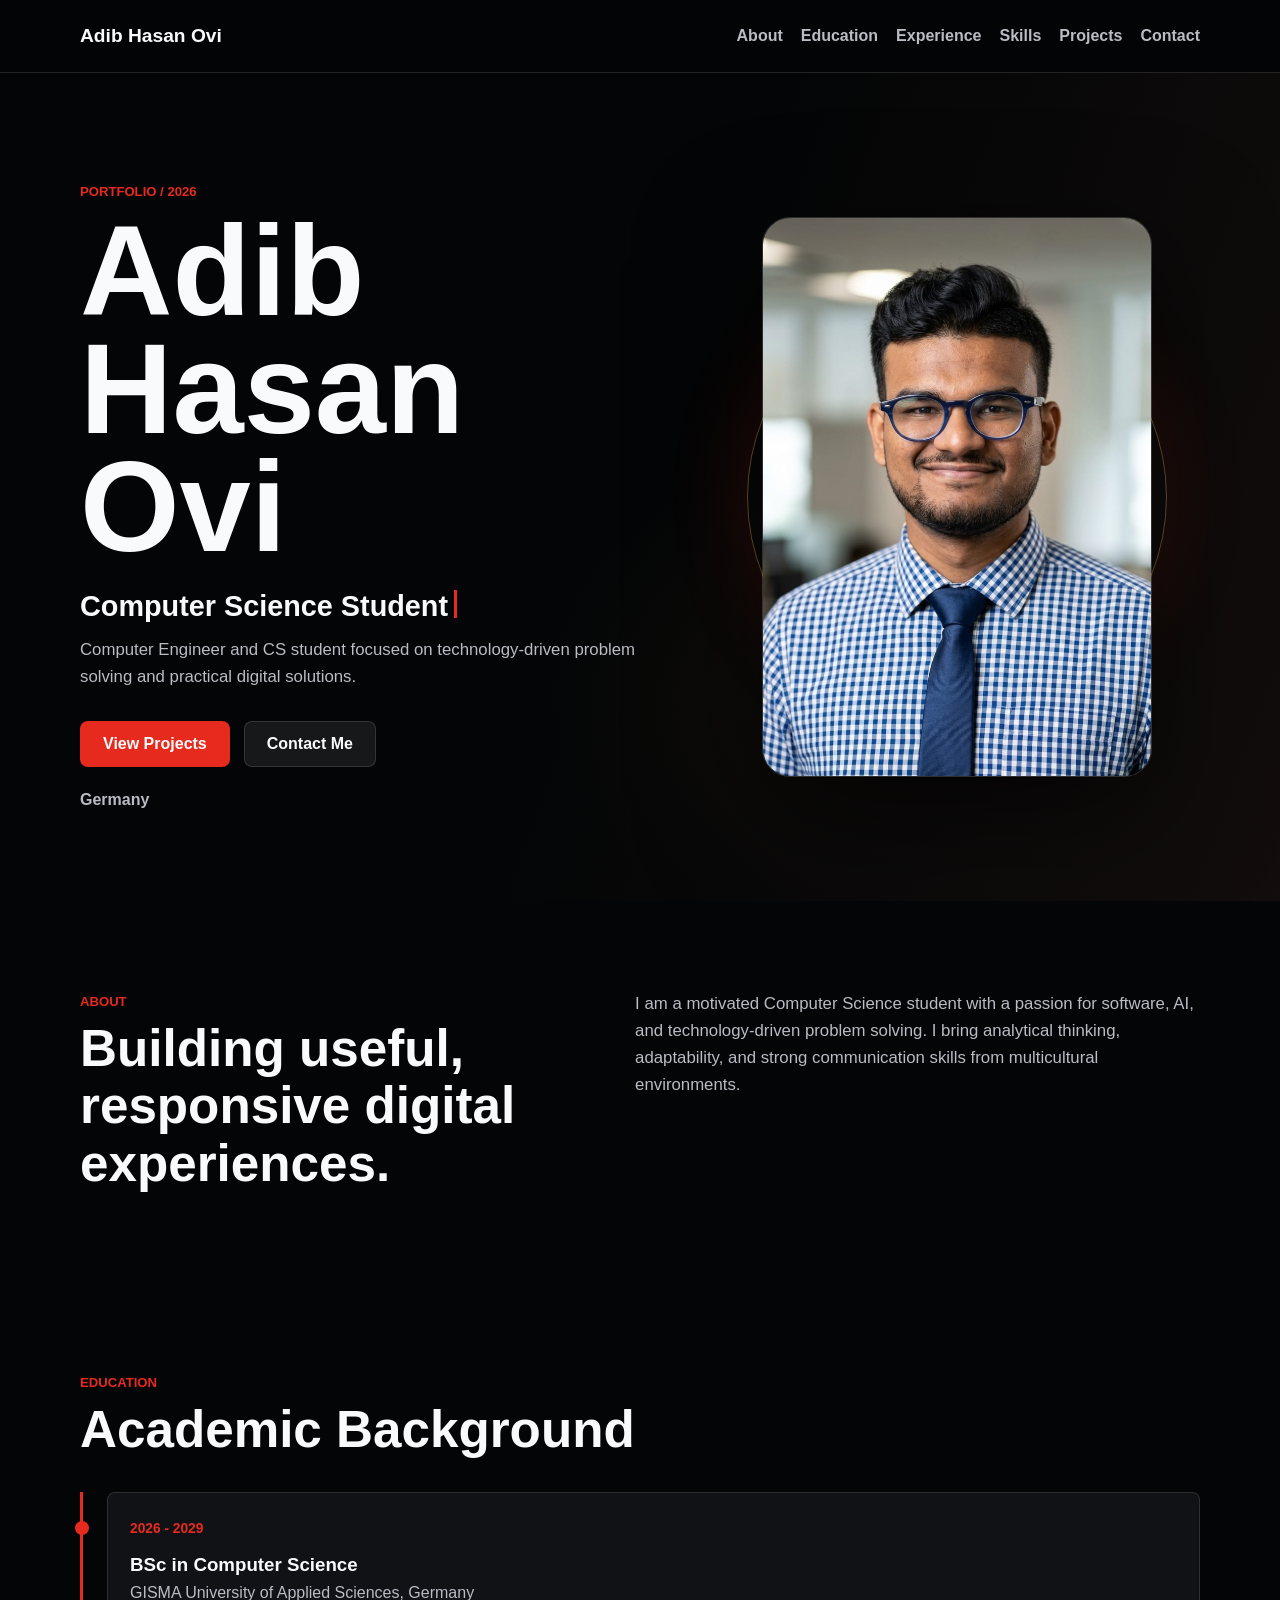
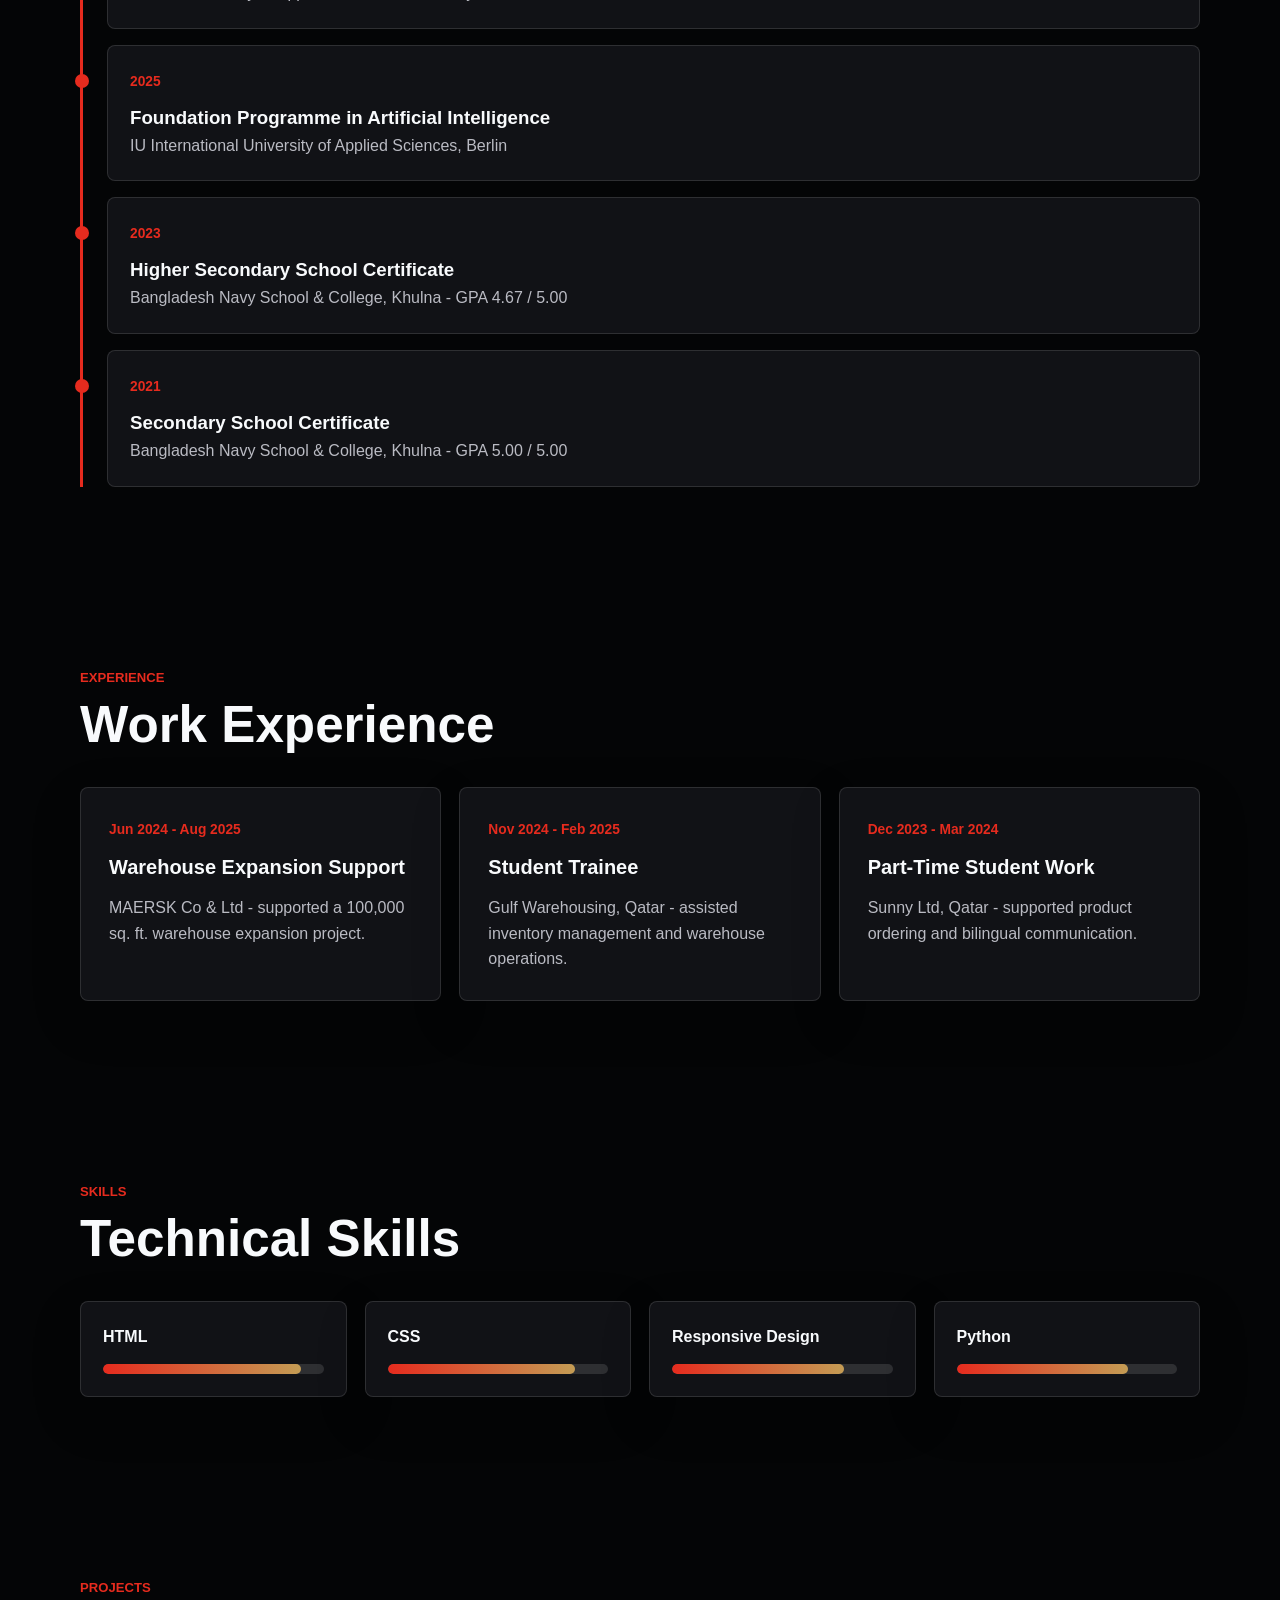
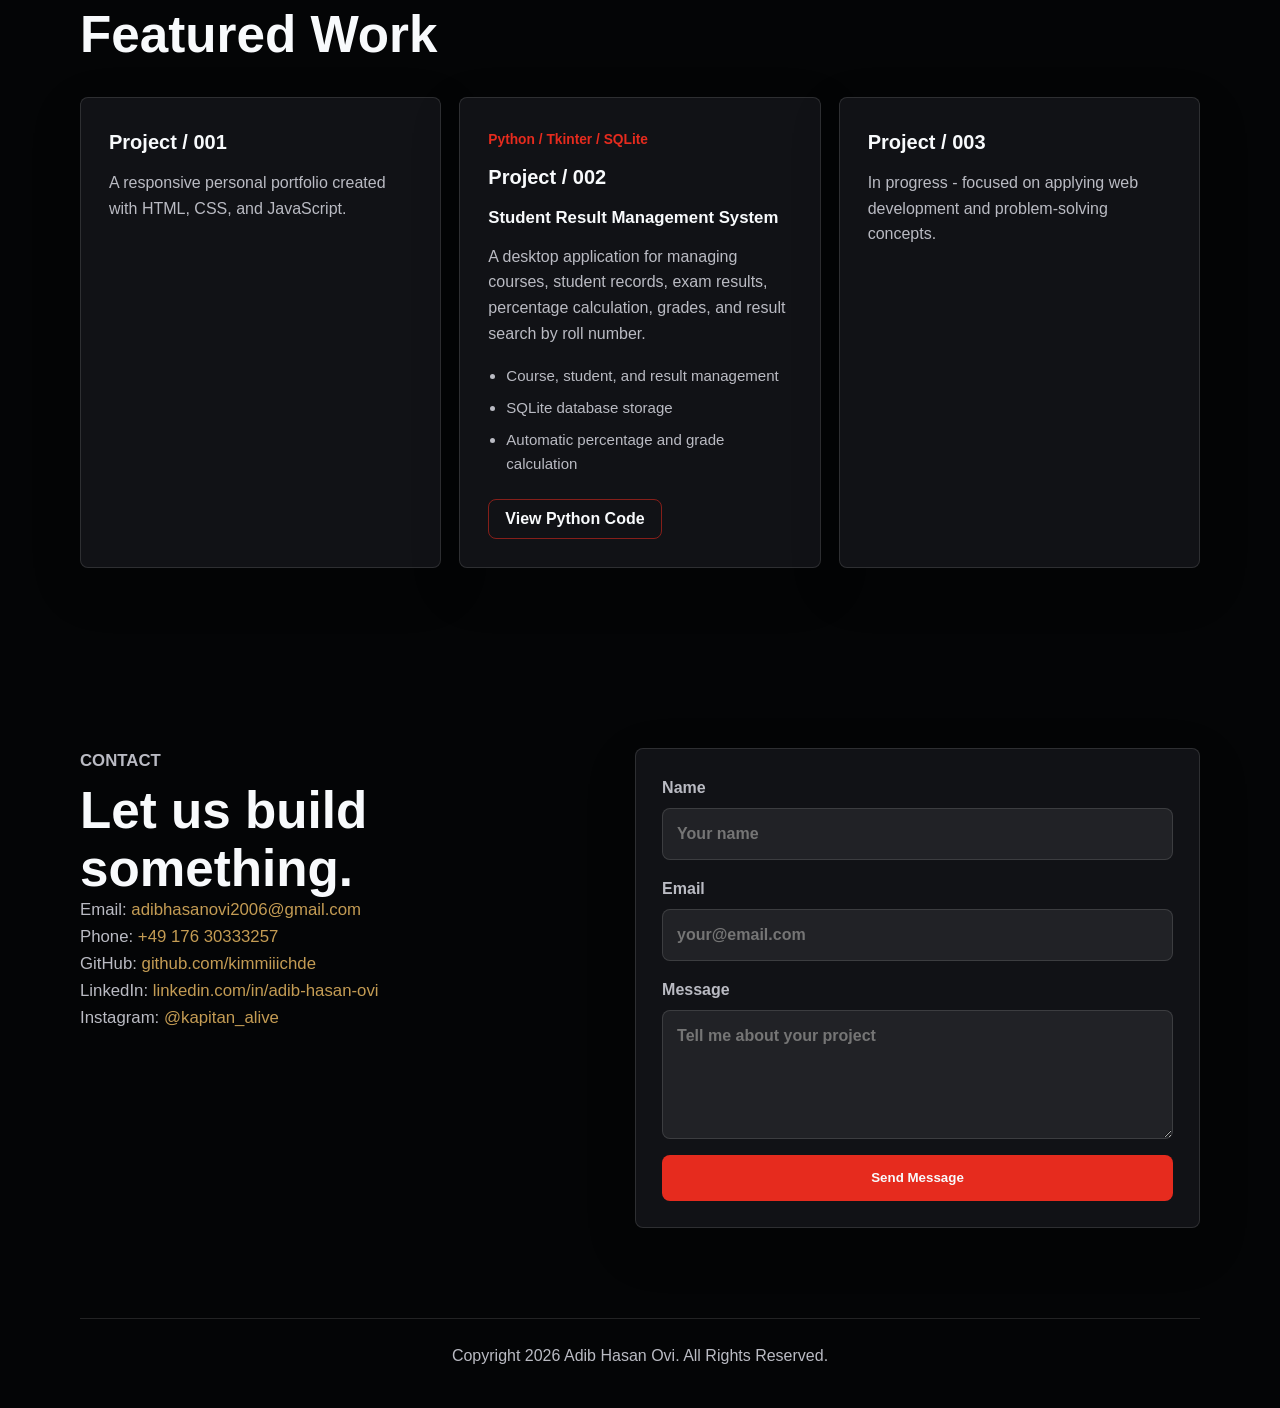
<file: index.html>
<!DOCTYPE html>
<html lang="en">
<head>
    <meta charset="UTF-8">
    <meta name="viewport" content="width=device-width, initial-scale=1.0">
    <title>Adib Hasan Ovi | Portfolio</title>
    <link rel="stylesheet" href="style.css">
    <script defer src="scripts.js"></script>
</head>
<body>
    <header class="site-header">
        <nav class="nav">
            <a class="logo" href="#home">Adib Hasan Ovi</a>
            <ul class="nav-links">
                <li><a href="#about">About</a></li>
                <li><a href="#education">Education</a></li>
                <li><a href="#experience">Experience</a></li>
                <li><a href="#skills">Skills</a></li>
                <li><a href="#projects">Projects</a></li>
                <li><a href="#contact">Contact</a></li>
            </ul>
        </nav>
    </header>

    <main>
        <section id="home" class="hero">
            <div class="hero-bg"></div>
            <div class="hero-content">
                <div class="hero-copy">
                    <p class="eyebrow">Portfolio / 2026</p>
                    <h1>Adib Hasan Ovi</h1>
                    <p class="typing" id="typing">Computer Science Student</p>
                    <p class="hero-summary">
                        Computer Engineer and CS student focused on technology-driven
                        problem solving and practical digital solutions.
                    </p>
                    <div class="hero-actions">
                        <a class="btn primary" href="#projects">View Projects</a>
                        <a class="btn secondary" href="#contact">Contact Me</a>
                    </div>
                    <p class="location">Germany</p>
                </div>
                <div class="hero-visual" aria-hidden="true">
                    <span class="portrait-ring"></span>
                    <img src="ovi-picture-new.jpeg" alt="" class="hero-portrait">
                </div>
            </div>
        </section>

        <section id="about" class="section about-section">
            <div>
                <p class="section-label">About</p>
                <h2>Building useful, responsive digital experiences.</h2>
            </div>
            <p>
                I am a motivated Computer Science student with a passion for
                software, AI, and technology-driven problem solving. I bring
                analytical thinking, adaptability, and strong communication skills
                from multicultural environments.
            </p>
        </section>

        <section id="education" class="section">
            <p class="section-label">Education</p>
            <h2>Academic Background</h2>
            <div class="timeline">
                <article class="timeline-item">
                    <span>2026 - 2029</span>
                    <h3>BSc in Computer Science</h3>
                    <p>GISMA University of Applied Sciences, Germany</p>
                </article>
                <article class="timeline-item">
                    <span>2025</span>
                    <h3>Foundation Programme in Artificial Intelligence</h3>
                    <p>IU International University of Applied Sciences, Berlin</p>
                </article>
                <article class="timeline-item">
                    <span>2023</span>
                    <h3>Higher Secondary School Certificate</h3>
                    <p>Bangladesh Navy School & College, Khulna - GPA 4.67 / 5.00</p>
                </article>
                <article class="timeline-item">
                    <span>2021</span>
                    <h3>Secondary School Certificate</h3>
                    <p>Bangladesh Navy School & College, Khulna - GPA 5.00 / 5.00</p>
                </article>
            </div>
        </section>

        <section id="experience" class="section">
            <p class="section-label">Experience</p>
            <h2>Work Experience</h2>
            <div class="project-grid">
                <article class="project-card">
                    <span class="card-meta">Jun 2024 - Aug 2025</span>
                    <h3>Warehouse Expansion Support</h3>
                    <p>MAERSK Co & Ltd - supported a 100,000 sq. ft. warehouse expansion project.</p>
                </article>
                <article class="project-card">
                    <span class="card-meta">Nov 2024 - Feb 2025</span>
                    <h3>Student Trainee</h3>
                    <p>Gulf Warehousing, Qatar - assisted inventory management and warehouse operations.</p>
                </article>
                <article class="project-card">
                    <span class="card-meta">Dec 2023 - Mar 2024</span>
                    <h3>Part-Time Student Work</h3>
                    <p>Sunny Ltd, Qatar - supported product ordering and bilingual communication.</p>
                </article>
            </div>
        </section>

        <section id="skills" class="section">
            <p class="section-label">Skills</p>
            <h2>Technical Skills</h2>
            <div class="skills-grid">
                <article class="skill-card">
                    <span>HTML</span>
                    <div class="skill-bar"><span style="width: 90%"></span></div>
                </article>
                <article class="skill-card">
                    <span>CSS</span>
                    <div class="skill-bar"><span style="width: 85%"></span></div>
                </article>
                <article class="skill-card">
                    <span>Responsive Design</span>
                    <div class="skill-bar"><span style="width: 78%"></span></div>
                </article>
                <article class="skill-card">
                    <span>Python</span>
                    <div class="skill-bar"><span style="width: 78%"></span></div>
                </article>
            </div>
        </section>

        <section id="projects" class="section">
            <p class="section-label">Projects</p>
            <h2>Featured Work</h2>
            <div class="project-grid">
                <article class="project-card">
                    <h3>Project / 001</h3>
                    <p>A responsive personal portfolio created with HTML, CSS, and JavaScript.</p>
                </article>
                <article class="project-card featured-project">
                    <span class="card-meta">Python / Tkinter / SQLite</span>
                    <h3>Project / 002</h3>
                    <h4>Student Result Management System</h4>
                    <p>
                        A desktop application for managing courses, student records, exam results,
                        percentage calculation, grades, and result search by roll number.
                    </p>
                    <ul class="project-features">
                        <li>Course, student, and result management</li>
                        <li>SQLite database storage</li>
                        <li>Automatic percentage and grade calculation</li>
                    </ul>
                    <a class="project-link" href="student_result_management_system.py" download>View Python Code</a>
                </article>
                <article class="project-card">
                    <h3>Project / 003</h3>
                    <p>In progress - focused on applying web development and problem-solving concepts.</p>
                </article>
            </div>
        </section>

        <section id="contact" class="section contact-section">
            <div>
                <p class="section-label">Contact</p>
                <h2>Let us build something.</h2>
                <p>Email: <a href="mailto:adibhasanovi2006@gmail.com">adibhasanovi2006@gmail.com</a></p>
                <p>Phone: <a href="tel:+4917630333257">+49 176 30333257</a></p>
                <p>GitHub: <a href="https://github.com/kimmiiichde">github.com/kimmiiichde</a></p>
                <p>LinkedIn: <a href="https://linkedin.com/in/adib-hasan-ovi">linkedin.com/in/adib-hasan-ovi</a></p>
                <p>Instagram: <a href="https://instagram.com/kapitan_alive">@kapitan_alive</a></p>
            </div>

            <form class="contact-form">
                <label>
                    Name
                    <input type="text" name="name" placeholder="Your name" required>
                </label>
                <label>
                    Email
                    <input type="email" name="email" placeholder="your@email.com" required>
                </label>
                <label>
                    Message
                    <textarea name="message" rows="4" placeholder="Tell me about your project" required></textarea>
                </label>
                <button class="btn primary" type="submit">Send Message</button>
            </form>
        </section>
    </main>

    <footer class="footer">
        <p>Copyright 2026 Adib Hasan Ovi. All Rights Reserved.</p>
    </footer>
</body>
</html>
</file>
<file: style.css>
:root {
    --bg: #040506;
    --panel: #111216;
    --panel-light: #191a20;
    --text: #f8fafc;
    --muted: #babbc3;
    --accent: #e62b1e;
    --accent-strong: #c49c54;
    --line: rgba(255, 255, 255, 0.12);
}

* {
    margin: 0;
    padding: 0;
    box-sizing: border-box;
}

html {
    scroll-behavior: smooth;
}

body {
    background: var(--bg);
    color: var(--text);
    font-family: Arial, sans-serif;
    line-height: 1.6;
    overflow-x: hidden;
}

a {
    color: inherit;
    text-decoration: none;
}

.site-header {
    position: sticky;
    top: 0;
    z-index: 10;
    background: rgba(4, 5, 6, 0.86);
    border-bottom: 1px solid var(--line);
    backdrop-filter: blur(16px);
}

.nav {
    width: min(1120px, calc(100% - 32px));
    margin: 0 auto;
    min-height: 72px;
    display: flex;
    align-items: center;
    justify-content: space-between;
    gap: 24px;
}

.logo {
    font-size: 1.2rem;
    font-weight: 700;
    color: var(--text);
}

.nav-links {
    display: flex;
    align-items: center;
    gap: 18px;
    list-style: none;
}

.nav-links a {
    color: var(--muted);
    font-weight: 600;
    transition: color 0.2s ease;
}

.nav-links a:hover {
    color: var(--accent);
}

.hero {
    position: relative;
    min-height: calc(100vh - 72px);
    overflow: hidden;
    padding: 72px 20px 52px;
}

.hero-bg {
    position: absolute;
    inset: 0;
    background:
        linear-gradient(110deg, rgba(4, 5, 6, 0.98) 0%, rgba(4, 5, 6, 0.82) 50%, rgba(19, 14, 13, 0.96) 100%),
        radial-gradient(circle at 75% 45%, rgba(230, 43, 30, 0.32), transparent 24%),
        radial-gradient(circle at 60% 75%, rgba(196, 156, 84, 0.22), transparent 22%);
}

.hero-content {
    position: relative;
    z-index: 1;
    width: min(1120px, calc(100% - 32px));
    min-height: calc(100vh - 196px);
    margin: 0 auto;
    display: grid;
    grid-template-columns: minmax(0, 0.95fr) minmax(280px, 0.78fr);
    gap: 44px;
    align-items: center;
}

.eyebrow,
.section-label {
    color: var(--accent);
    font-size: 0.82rem;
    font-weight: 800;
    letter-spacing: 0;
    text-transform: uppercase;
}

.hero h1 {
    max-width: 720px;
    font-size: clamp(4rem, 10vw, 8.5rem);
    line-height: 0.92;
    margin: 10px 0 18px;
}

.typing {
    min-height: 40px;
    color: var(--text);
    font-size: clamp(1.25rem, 3vw, 1.8rem);
    font-weight: 700;
}

.hero-summary {
    max-width: 560px;
    margin-top: 8px;
    color: var(--muted);
    font-size: 1.05rem;
}

.typing::after {
    content: "";
    display: inline-block;
    width: 3px;
    height: 1em;
    margin-left: 6px;
    background: var(--accent);
    vertical-align: -2px;
    animation: blink 0.8s steps(1) infinite;
}

.hero-actions {
    display: flex;
    flex-wrap: wrap;
    gap: 14px;
    margin-top: 30px;
}

.hero-visual {
    position: relative;
    min-height: 560px;
    display: grid;
    place-items: center;
}

.portrait-ring {
    position: absolute;
    width: min(100%, 420px);
    aspect-ratio: 1;
    border: 1px solid rgba(196, 156, 84, 0.55);
    border-radius: 50%;
    box-shadow: 0 0 80px rgba(230, 43, 30, 0.18);
}

.hero-portrait {
    position: relative;
    z-index: 1;
    width: min(100%, 390px);
    height: min(70vh, 560px);
    object-fit: cover;
    object-position: center top;
    border: 1px solid rgba(255, 255, 255, 0.16);
    border-radius: 28px;
    filter: drop-shadow(0 34px 60px rgba(0, 0, 0, 0.62));
}

.location {
    margin-top: 20px;
    color: var(--muted);
    font-weight: 700;
}

.btn {
    display: inline-flex;
    align-items: center;
    justify-content: center;
    min-height: 46px;
    padding: 0 22px;
    border: 1px solid transparent;
    border-radius: 8px;
    font-weight: 700;
    cursor: pointer;
    transition: transform 0.2s ease, border-color 0.2s ease, background 0.2s ease;
}

.btn:hover {
    transform: translateY(-2px);
}

.btn.primary {
    background: var(--accent);
    color: var(--text);
}

.btn.secondary {
    border-color: var(--line);
    background: rgba(255, 255, 255, 0.08);
    color: var(--text);
}

.section {
    width: min(1120px, calc(100% - 32px));
    margin: 0 auto;
    padding: 90px 0;
}

.section h2 {
    max-width: 680px;
    margin-top: 8px;
    font-size: clamp(2rem, 5vw, 3.2rem);
    line-height: 1.12;
}

.about-section,
.contact-section {
    display: grid;
    grid-template-columns: minmax(0, 0.95fr) minmax(0, 1.05fr);
    gap: 44px;
    align-items: start;
}

.about-section > p,
.contact-section p {
    color: var(--muted);
    font-size: 1.05rem;
}

.contact-section a {
    color: var(--accent-strong);
}

.skills-grid,
.project-grid {
    display: grid;
    grid-template-columns: repeat(4, minmax(0, 1fr));
    gap: 18px;
    margin-top: 34px;
}

.project-grid {
    grid-template-columns: repeat(3, minmax(0, 1fr));
}

.timeline {
    display: grid;
    gap: 16px;
    margin-top: 34px;
    border-left: 3px solid var(--accent);
    padding-left: 24px;
}

.timeline-item {
    position: relative;
    padding: 22px;
    background: var(--panel);
    border: 1px solid var(--line);
    border-radius: 8px;
}

.timeline-item::before {
    content: "";
    position: absolute;
    top: 28px;
    left: -33px;
    width: 14px;
    height: 14px;
    border-radius: 50%;
    background: var(--accent);
}

.timeline-item span,
.card-meta {
    display: inline-block;
    margin-bottom: 10px;
    color: var(--accent);
    font-size: 0.86rem;
    font-weight: 800;
}

.timeline-item p {
    color: var(--muted);
}

.skill-card,
.project-card,
.contact-form {
    background: var(--panel);
    border: 1px solid var(--line);
    border-radius: 8px;
    box-shadow: 0 18px 50px rgba(0, 0, 0, 0.2);
}

.skill-card {
    padding: 22px;
}

.skill-card > span {
    display: block;
    margin-bottom: 14px;
    font-weight: 800;
}

.skill-bar {
    width: 100%;
    height: 10px;
    overflow: hidden;
    border-radius: 999px;
    background: rgba(255, 255, 255, 0.12);
}

.skill-bar span {
    display: block;
    height: 100%;
    border-radius: inherit;
    background: linear-gradient(90deg, var(--accent), var(--accent-strong));
    animation: fillBar 1.2s ease both;
}

.project-card {
    padding: 28px;
    min-height: 185px;
    transition: transform 0.2s ease, border-color 0.2s ease, background 0.2s ease;
}

.project-card:hover {
    transform: translateY(-8px);
    border-color: rgba(61, 213, 176, 0.55);
    background: var(--panel-light);
}

.project-card h3 {
    margin-bottom: 12px;
    font-size: 1.25rem;
}

.project-card h4 {
    margin-bottom: 12px;
    color: var(--text);
    font-size: 1.05rem;
}

.project-card p {
    color: var(--muted);
}

.featured-project {
    min-height: 310px;
}

.project-features {
    display: grid;
    gap: 8px;
    margin: 18px 0 22px;
    padding-left: 18px;
    color: var(--muted);
    font-size: 0.94rem;
}

.project-link {
    display: inline-flex;
    align-items: center;
    min-height: 40px;
    padding: 0 16px;
    border: 1px solid rgba(230, 43, 30, 0.55);
    border-radius: 8px;
    color: var(--text);
    font-weight: 800;
    transition: background 0.2s ease, border-color 0.2s ease, transform 0.2s ease;
}

.project-link:hover {
    transform: translateY(-2px);
    border-color: var(--accent);
    background: rgba(230, 43, 30, 0.14);
}

.contact-form {
    display: grid;
    gap: 16px;
    padding: 26px;
}

.contact-form label {
    display: grid;
    gap: 8px;
    color: var(--muted);
    font-weight: 700;
}

.contact-form input,
.contact-form textarea {
    width: 100%;
    border: 1px solid var(--line);
    border-radius: 8px;
    background: rgba(255, 255, 255, 0.07);
    color: var(--text);
    font: inherit;
    padding: 12px 14px;
}

.contact-form input:focus,
.contact-form textarea:focus {
    outline: 2px solid rgba(230, 43, 30, 0.32);
    border-color: var(--accent);
}

.footer {
    width: min(1120px, calc(100% - 32px));
    margin: 0 auto;
    padding: 24px 0 40px;
    color: var(--muted);
    text-align: center;
    border-top: 1px solid var(--line);
}

@keyframes blink {
    50% {
        opacity: 0;
    }
}

@keyframes fillBar {
    from {
        width: 0;
    }
}

@media (max-width: 820px) {
    .nav {
        min-height: auto;
        padding: 18px 0;
        flex-direction: column;
    }

    .nav-links {
        width: 100%;
        justify-content: center;
        flex-wrap: wrap;
        gap: 12px 18px;
    }

    .hero {
        min-height: auto;
    }

    .hero-content {
        min-height: auto;
        grid-template-columns: 1fr;
        text-align: center;
    }

    .hero-summary {
        margin-left: auto;
        margin-right: auto;
    }

    .hero-actions {
        justify-content: center;
    }

    .hero-visual {
        min-height: 420px;
        order: -1;
    }

    .hero-portrait {
        width: min(78vw, 340px);
        height: 420px;
    }

    .about-section,
    .contact-section,
    .skills-grid,
    .project-grid {
        grid-template-columns: 1fr;
    }
}

@media (max-width: 480px) {
    .section {
        padding: 64px 0;
    }

    .hero h1 {
        font-size: clamp(3.3rem, 18vw, 4.8rem);
    }

    .hero-visual {
        min-height: 330px;
    }

    .hero-portrait {
        height: 330px;
    }

    .hero-actions {
        align-items: stretch;
        flex-direction: column;
    }
}
</file>
